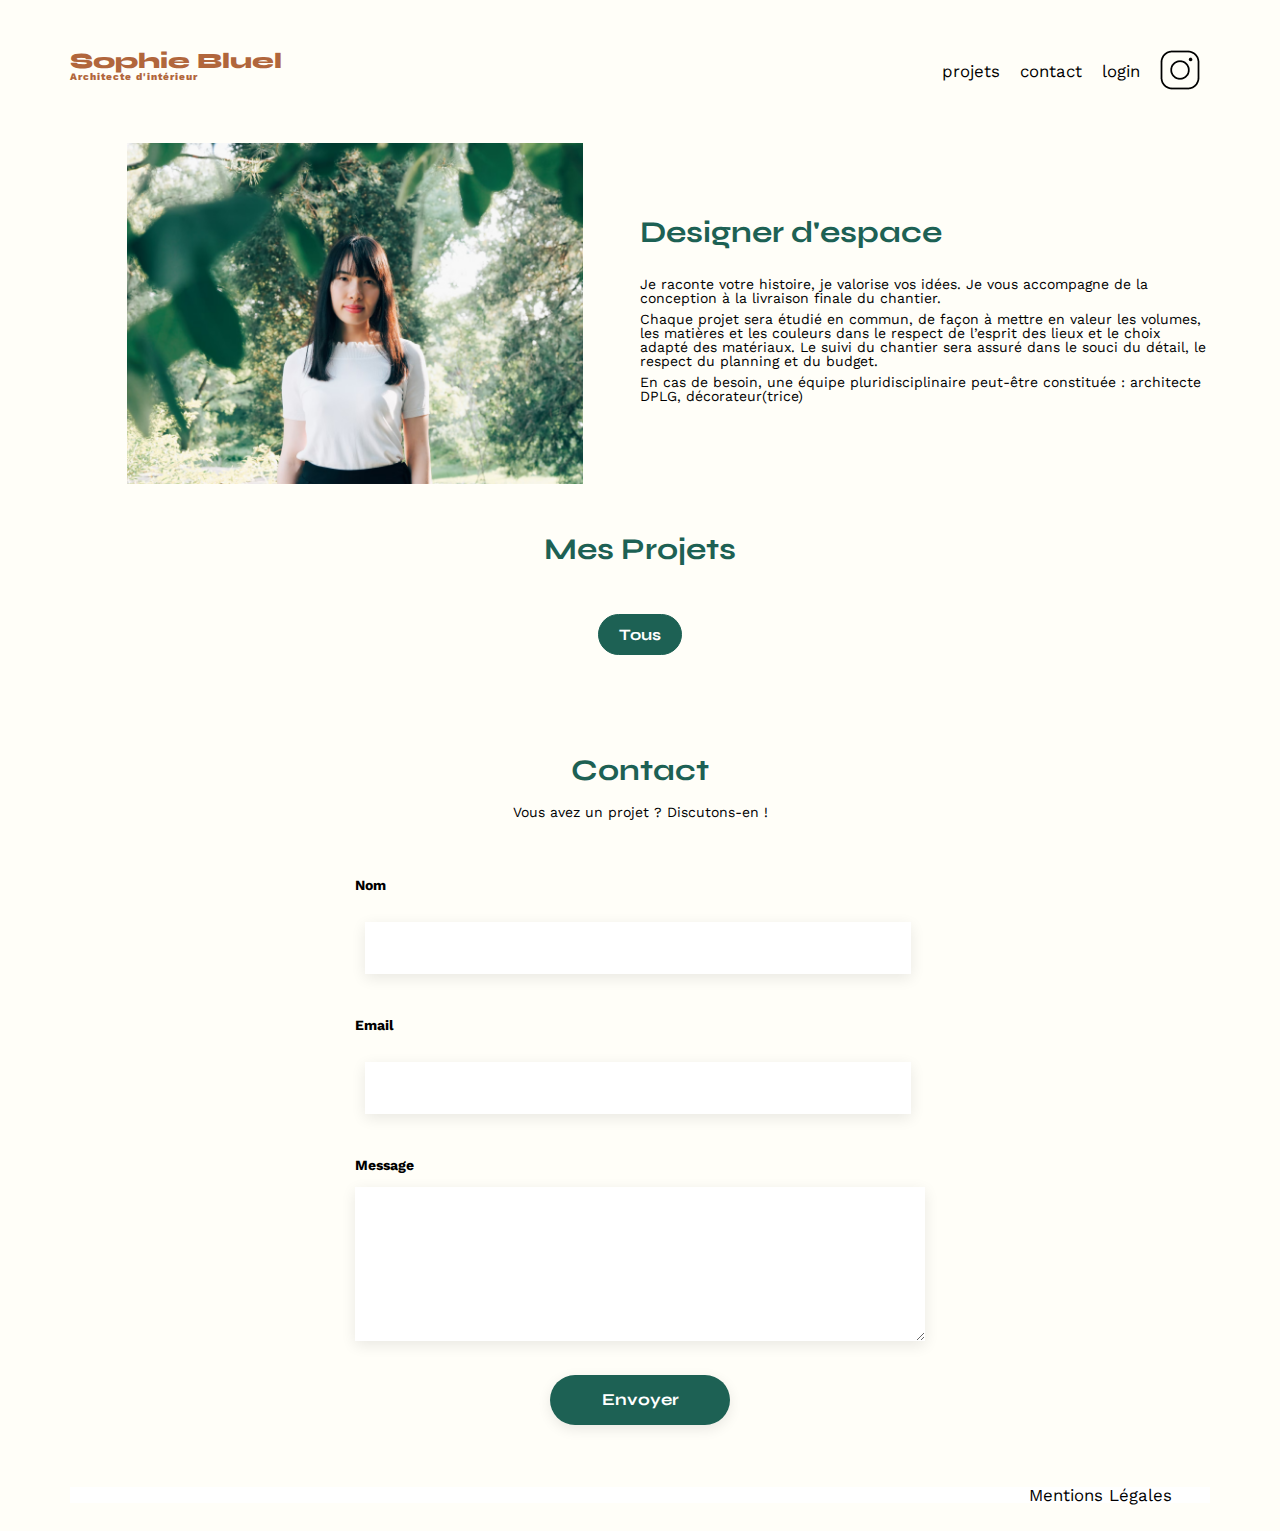
<file: index.html>
<!DOCTYPE html>
<html lang="fr">
  <head>
    <meta charset="UTF-8" />
    <title>Sophie Bluel - Architecte d'intérieur</title>
    <meta name="viewport" content="width=device-width, initial-scale=1.0" />
    <link
      rel="stylesheet"
      href="https://cdnjs.cloudflare.com/ajax/libs/font-awesome/6.0.0-beta2/css/all.min.css"
    />
    <link rel="preconnect" href="https://fonts.googleapis.com" />
    <link rel="preconnect" href="https://fonts.gstatic.com" crossorigin />
    <link
      href="https://fonts.googleapis.com/css2?family=Syne:wght@700;800&family=Work+Sans&display=swap"
      rel="stylesheet"
    />
    <meta name="description" content="" />
    <link rel="stylesheet" href="./assets/style.css" />
  </head>

  <!-- r.oubraim@gmail.com -->
  <!-- Ajout de la barre non fonctionnel "mode édition" -->
  <!-- Retravailler le fonctionnement de mon js : 
  les méthodes utiliser et utilisable
  le "await" et sa variante avec le ".then"
  La façon de récupérer le dataset id dans la "function deleteImage". Récupération que ce fait dans "function displayGalerie" avec "data-id="${projet.id}" -->

  <body>
    <div id="connected-bar" class="connected-bar">
      <div class="connected-bar-content">
        <i class="fa-regular fa-pen-to-square"></i>
        <p>modifier</p>
      </div>
    </div>
    <header>
      <h1>Sophie Bluel <span>Architecte d'intérieur</span></h1>
      <nav>
        <ul>
          <li>projets</li>
          <li>contact</li>
          <li id="login-item">
            <a href="/assets/login.html" class="login-index">login</a>
          </li>
          <li><img src="./assets/icons/instagram.png" alt="Instagram" /></li>
        </ul>
      </nav>
    </header>
    <main>
      <section id="introduction">
        <figure>
          <img src="./assets/images/sophie-bluel.png" alt="" />
        </figure>
        <article>
          <h2>Designer d'espace</h2>
          <p>
            Je raconte votre histoire, je valorise vos idées. Je vous accompagne
            de la conception à la livraison finale du chantier.
          </p>
          <p>
            Chaque projet sera étudié en commun, de façon à mettre en valeur les
            volumes, les matières et les couleurs dans le respect de l’esprit
            des lieux et le choix adapté des matériaux. Le suivi du chantier
            sera assuré dans le souci du détail, le respect du planning et du
            budget.
          </p>
          <p>
            En cas de besoin, une équipe pluridisciplinaire peut-être constituée
            : architecte DPLG, décorateur(trice)
          </p>
        </article>
      </section>
      <!-- Modale 1 -->
      <section id="modal-1">
        <div id="modal-container-1" class="modal-container-1">
          <div class="overlay modal-trigger"></div>
          <div class="modal-content">
            <button class="close-modal modal-trigger">x</button>
            <h2>Galerie photo</h2>
            <div class="galerie"></div>
            <hr />
            <div class="bouton-galerie">
              <button class="ajout-photo">Ajouter une photo</button>
              <button class="supprimer-galerie">Supprimer la galerie</button>
            </div>
          </div>
        </div>
      </section>
      <section id="modal-2">
        <div id="modal-container-2" class="modal-container-2">
          <div class="overlay modal-trigger"></div>
          <div class="modal-content">
            <button class="close-modal modal-trigger">x</button>
            <i class="fa-solid fa-arrow-left"></i>
            <h2>Ajout photo</h2>
            <div class="ajout-content">
              <i class="fa-regular fa-image"></i>
              <button class="button-ajout-photo">+ Ajout photo</button>
              <p class="info-photo">jpg, png : 4mo max</p>
            </div>
            <div class="label-information">
              <label for="title" class="label">Title</label>
              <input type="text" class="labelModal" id="title" name="title" />
              <label for="categorie" class="label">Catégorie</label>
              <select id="category" name="category"></select>
            </div>
            <hr class="separat-2" />
            <button class="validation" disabled="true">Valider</button>
          </div>
        </div>
      </section>
      <section id="portfolio">
        <div class="modifier">
          <h2>Mes Projets</h2>
          <div>
            <i class="fa-regular fa-pen-to-square"></i
            ><a id="btn-modifier" class="modal-trigger modifier-button"
              >modifier</a
            >
          </div>
        </div>

        <div id="filters">
          <button class="filter-btn btn-tous selected-filter">Tous</button>
        </div>
        <div class="gallery"></div>
      </section>
      <section id="contact">
        <h2>Contact</h2>
        <p>Vous avez un projet ? Discutons-en !</p>
        <form action="#" method="post">
          <label for="name">Nom</label>
          <input type="text" name="name" id="name" />
          <label for="email">Email</label>
          <input type="email" name="email" id="email" />
          <label for="message">Message</label>
          <textarea name="message" id="message" cols="30" rows="10"></textarea>
          <input type="submit" value="Envoyer" />
        </form>
      </section>
    </main>

    <footer>
      <nav>
        <ul>
          <li>Mentions Légales</li>
        </ul>
      </nav>
    </footer>
    <script src="./assets/script.js"></script>
  </body>
</html>
</file>
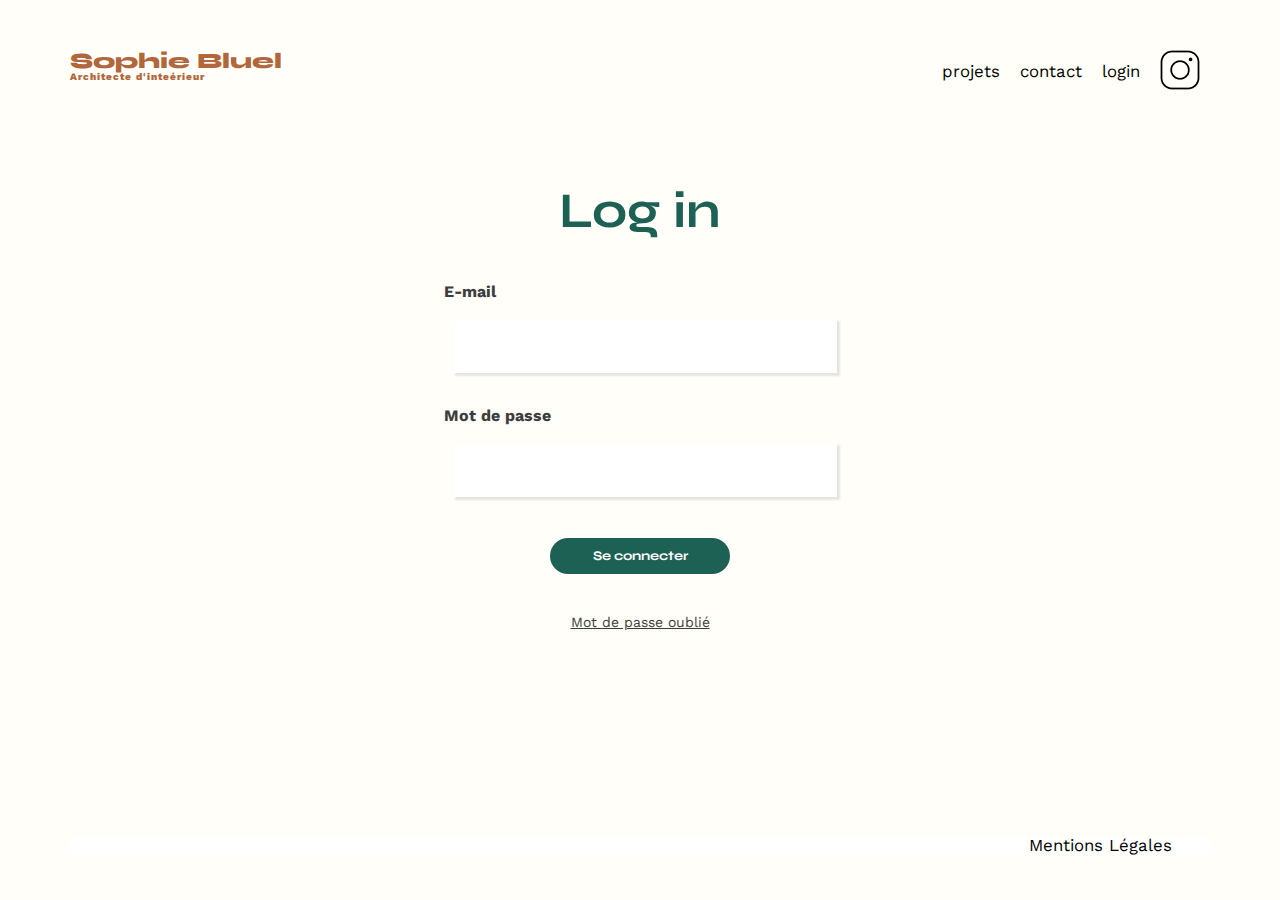
<file: assets/login.html>
<!DOCTYPE html>
<html lang="fr">
  <head>
    <meta charset="UTF-8" />
    <title>Sophie Bluel - Architecte d'intérieur - login</title>
    <meta name="viewport" content="width=device-width, initial-scale=1.0" />
    <link rel="preconnect" href="https://fonts.googleapis.com" />
    <link rel="preconnect" href="https://fonts.gstatic.com" crossorigin />
    <link
      href="https://fonts.googleapis.com/css2?family=Syne:wght@500;700;800&family=Work+Sans&display=swap"
      rel="stylesheet"
    />
    <meta name="description" content="" />
    <link rel="stylesheet" href="./style.css" />
  </head>
  <body>
    <header>
      <h1>Sophie Bluel <span>Architecte d'inteérieur</span></h1>
      <nav>
        <ul>
          <li>projets</li>
          <li>contact</li>
          <li id="login">login</li>
          <li><img src="/assets/icons/instagram.png" alt="Instagram" /></li>
        </ul>
      </nav>
    </header>
    <main class="container">
      <h2 class="title-form">Log in</h2>
      <form id="login-form">
        <div>
          <p class="form-mail">E-mail</p>
          <input type="email" id="email" class="login-input" />
        </div>
        <div>
          <p class="form-mdp">Mot de passe</p>
          <input type="password" id="password" class="login-input" />
        </div>
        <input
          type="submit"
          value="Se connecter"
          class="login-sub"
          id="login-btn"
        />
      </form>
      <div id="error-message" class="error-message"></div>
      <br />
      <a class="login-mdp" href="#">Mot de passe oublié</a>
    </main>

    <footer>
      <nav>
        <ul>
          <li>Mentions Légales</li>
        </ul>
      </nav>
    </footer>

    <script src="/assets/script-login.js"></script>
  </body>
</html>
</file>
<file: assets/style.css>
/* http://meyerweb.com/eric/tools/css/reset/
   v2.0 | 20110126
   License: none (public domain)
*/

html,
body,
div,
span,
applet,
object,
iframe,
h1,
h2,
h3,
h4,
h5,
h6,
p,
blockquote,
pre,
a,
abbr,
acronym,
address,
big,
cite,
code,
del,
dfn,
em,
img,
ins,
kbd,
q,
s,
samp,
small,
strike,
strong,
sub,
sup,
tt,
var,
b,
u,
i,
center,
dl,
dt,
dd,
ol,
ul,
li,
fieldset,
form,
label,
legend,
table,
caption,
tbody,
tfoot,
thead,
tr,
th,
td,
article,
aside,
canvas,
details,
embed,
figure,
figcaption,
footer,
header,
hgroup,
menu,
nav,
output,
ruby,
section,
summary,
time,
mark,
audio,
video {
  margin: 0;
  padding: 0;
  border: 0;
  font-size: 100%;
  font: inherit;
  vertical-align: baseline;
}
/* HTML5 display-role reset for older browsers */
article,
aside,
details,
figcaption,
figure,
footer,
header,
hgroup,
menu,
nav,
section {
  display: block;
}
body {
  line-height: 1;
  background-color: #fffef8;
}
ol,
ul {
  list-style: none;
}
li:hover {
  cursor: pointer;
}
blockquote,
q {
  quotes: none;
}
blockquote:before,
blockquote:after,
q:before,
q:after {
  content: "";
  content: none;
}
table {
  border-collapse: collapse;
  border-spacing: 0;
}
/** end reset css**/
body {
  max-width: 1140px;
  margin: auto;
  font-family: "Work Sans";
  font-size: 14px;
}
header {
  display: flex;
  justify-content: space-between;
  margin: 50px 0;
}
section {
  margin: 50px 0;
}

h1 {
  display: flex;
  flex-direction: column;
  font-family: "Syne";
  font-size: 22px;
  font-weight: 800;
  color: #b1663c;
}

h1 > span {
  font-family: "Work Sans";
  font-size: 10px;
  letter-spacing: 0.1em;
}

h2 {
  font-family: "Syne";
  font-weight: 700;
  font-size: 30px;
  color: #1d6154;
  position: relative;
}

/* Barre noir quand l'utilisateur est co */
.connected-bar {
  background-color: black;
  color: white;
  padding: 10px;
  text-align: center;
  display: none;
  position: fixed;
  top: 0;
  left: 0;
  right: 0;
  z-index: 1000;
}

.connected-bar-content {
  display: flex;
  justify-content: center;
  gap: 5px;
}

.connected-bar-content p,
.connected-bar-content i {
  cursor: pointer;
}

.boutons-filtres {
  display: flex;
  justify-content: center;
  margin: 50px 0;
  top: 812px;
  left: 427px;
}

#filters {
  justify-content: center;
  align-items: center;
  margin: 50px 0;
}

.btn-tous {
  color: white;
}

/* Styles pour tous les boutons de filtre */
.filter-btn {
  display: inline-block;
  border-radius: 60px;
  border: 1px solid #1d6154;
  font-family: syne;
  font-size: 16px;
  font-weight: 700;
  justify-content: center;
  align-items: center;
  padding: 10px 20px;
  margin: 0 5px;
  color: #1d6154;
  text-align: center;
  background-color: #fff;
}

.filter-btn:hover {
  background-color: #1d6154;
  color: white;
  cursor: pointer;
}

.selected-filter {
  background-color: #1d6154;
  color: #fff;
}

nav ul {
  display: flex;
  align-items: center;
  list-style-type: none;
}
nav li {
  padding: 0 10px;
  font-size: 1.2em;
}

.login-index {
  text-decoration: none;
  color: black;
}

.login-index:hover {
  color: #b1663c;
}

li:hover {
  color: #b1663c;
}
#introduction {
  display: flex;
  align-items: center;
}
#introduction figure {
  flex: 1;
}
#introduction img {
  display: block;
  margin: auto;
  width: 80%;
}

#introduction article {
  flex: 1;
}
#introduction h2 {
  margin-bottom: 1em;
}

#introduction p {
  margin-bottom: 0.5em;
}
.modifier {
  position: relative;
}

#portfolio h2 {
  text-align: center;
  margin-bottom: 1em;
}

#btn-modifier {
  position: absolute;
  top: 25%;
  right: 33%;
  cursor: pointer;
}

.modifier .fa-pen-to-square {
  display: none;
  position: absolute;
  top: 25%;
  right: 38.5%;
  cursor: pointer;
}

.gallery {
  width: 100%;
  display: grid;
  grid-template-columns: 1fr 1fr 1fr;
  grid-column-gap: 20px;
  grid-row-gap: 20px;
}

.gallery img {
  width: 100%;
  height: 100%;
}

.container {
  display: flex;
  flex-direction: column;
  align-items: center;
  padding-top: 50px;
  padding-bottom: 180px;
}

.title-form {
  font-family: Syne;
  font-weight: 700;
  font-size: 50px;
  line-height: 36px;
}

#login-form {
  display: flex;
  flex-direction: column;
  margin-top: 35px;
}

.form-mail,
.form-mdp {
  font-family: "Work Sans", sans-serif;
  font-weight: 700;
  font-size: 16px;
  color: #3d3d3d;
  margin-top: 20px;
  margin-bottom: 5px;
}

.login-input {
  width: 379px;
  height: 51px;
  border: none;
  box-shadow: 2px 2px 2px 1px rgba(0, 0, 0, 0.1);
}

.login-sub {
  width: 179px;
  height: 36px;
  border-radius: 25px;
  background-color: #1d6154;
  color: white;
  border: none;
  margin: 25px auto;
}

.login-sub:hover {
  cursor: pointer;
}

.login-mdp {
  color: #3d3d3d;
  font-size: 14px;
}

/* Mon style de modale */

.modal-container-1,
.modal-container-2 {
  visibility: hidden;
  position: fixed;
  top: 0;
  left: 0;
  width: 100vw;
  height: 100vh;
  z-index: 1;
}

.modal-container-1.active,
.modal-container-2.active {
  visibility: visible;
}

.overlay {
  position: absolute;
  width: 100%;
  height: 100%;
  background: #333333d3;
}

.modal-content {
  width: 630px;
  background: #fff;
  border-radius: 5px;
  position: absolute;
  top: 50%;
  left: 50%;
  transform: translate(-50%, -50%);
  padding: 30px 80px 0 80px;
}

.close-modal {
  padding: 8px 10px;
  border: none;
  border-radius: 5px;
  font-size: 30px;
  position: absolute;
  top: 20px;
  right: 20px;
  cursor: pointer;
  color: black;
  font-weight: bold;
  background-color: #fff;
}

.modal-container-1 h2,
.modal-container-2 h2 {
  margin-top: 10px;
  font-weight: 500;
  text-align: center;
  font-family: Work Sans;
  font-weight: 400;
  font-size: 26px;
}

.galerie {
  margin-top: 40px;
  display: grid;
  grid-template-columns: repeat(5, 1fr);
  gap: 10px;
}

.galerie-content {
  position: relative;
}

.galerie-content img {
  width: 80%;
  height: 80%;
}

.delete-img {
  position: absolute;
  top: 10px;
  right: 30px;
  color: #fff;
  height: 25px;
  width: 25px;
  display: flex;
  justify-content: center;
  align-items: center;
  background-color: #000000;
  font-size: 17px;
  font-weight: 700;
  border-radius: 10%;
  cursor: pointer;
}

.editer {
  padding-top: 5px;
  font-family: Work Sans;
  font-weight: 700;
  font-size: 14px;
  line-height: 14px;
}

.bouton-galerie {
  display: flex;
  flex-direction: column;
  margin: 30px 0;
  gap: 20px;
  align-items: center;
}

.ajout-photo {
  width: 55%;
  height: 36px;
  border-radius: 25px;
  background-color: #1d6154;
  color: white;
  border: none;
  font-family: Syne;
  font-size: 15px;
  font-weight: 700;
  line-height: 17px;
  cursor: pointer;
}

.supprimer-galerie {
  width: 50%;
  color: rgb(243, 94, 94);
  border: none;
  font-family: Syne;
  font-size: 15px;
  font-weight: 700;
  line-height: 17px;
  background-color: #fff;
  cursor: pointer;
}

/* Modale numéro 2 */

.fa-arrow-left {
  font-size: 30px;
  cursor: pointer;
}

.ajout-content {
  display: flex;
  flex-direction: column;
  align-items: center;
  background-color: #e8f1f6;
  margin: 30px 0 60px 0;
  border-radius: 5px;
}

.miniature-image {
  width: 50%;
  height: 50%;
}

.fa-image {
  font-size: 60px;
  color: #b9c5cc;
  padding-top: 30px;
  padding-bottom: 20px;
}

.button-ajout-photo {
  background-color: #cbd6dc;
  color: #306685;
  padding: 10px;
  width: 40%;
  border-radius: 25px;
  border: none;
  font-family: Work Sans;
  font-weight: bold;
  font-size: 14px;
  cursor: pointer;
}

.info-photo {
  font-size: 12px;
  font-family: Work Sans;
  padding-top: 10px;
  padding-bottom: 15px;
}

.label-information {
  display: flex;
  flex-direction: column;
}

label {
  font-family: Work Sans;
  font-size: 14px;
  line-height: 16px;
  font-weight: bold;
  margin-top: 10px;
}

input,
select {
  border: none;
  width: 95%;
  height: 50px;
  margin: 15px 0 15px 10px;
}

.separat-2 {
  margin: 20px 0;
}

.validation {
  color: #fff;
  font-family: Syne;
  font-weight: 700;
  font-size: 14px;
  line-height: 16px;
  text-align: center;
  background-color: #1d6154;
  border-radius: 25px;
  width: 50%;
  border: none;
  height: 36px;
  position: relative;
  left: 25%;
  margin: 30px 0 50px 0;
  cursor: pointer;
}

.validation:disabled {
  background-color: #a7a7a7;
}

/* Fin de la modale */

#contact {
  width: 50%;
  margin: auto;
}
#contact > * {
  text-align: center;
}
#contact h2 {
  margin-bottom: 20px;
}
#contact form {
  text-align: left;
  margin-top: 30px;
  display: flex;
  flex-direction: column;
}

#contact input {
  height: 50px;
  font-size: 1.2em;
  border: none;
  box-shadow: 0px 4px 14px rgba(0, 0, 0, 0.09);
}
#contact label {
  margin: 2em 0 1em 0;
}
#contact textarea {
  border: none;
  box-shadow: 0px 4px 14px rgba(0, 0, 0, 0.09);
}

input[type="submit"] {
  font-family: "Syne";
  font-weight: 700;
  color: white;
  background-color: #1d6154;
  margin: 2em auto;
  width: 180px;
  text-align: center;
  border-radius: 60px;
}
footer {
  background-color: #fff;
}

footer nav ul {
  display: flex;
  justify-content: flex-end;
  margin: 2em;
}
</file>
